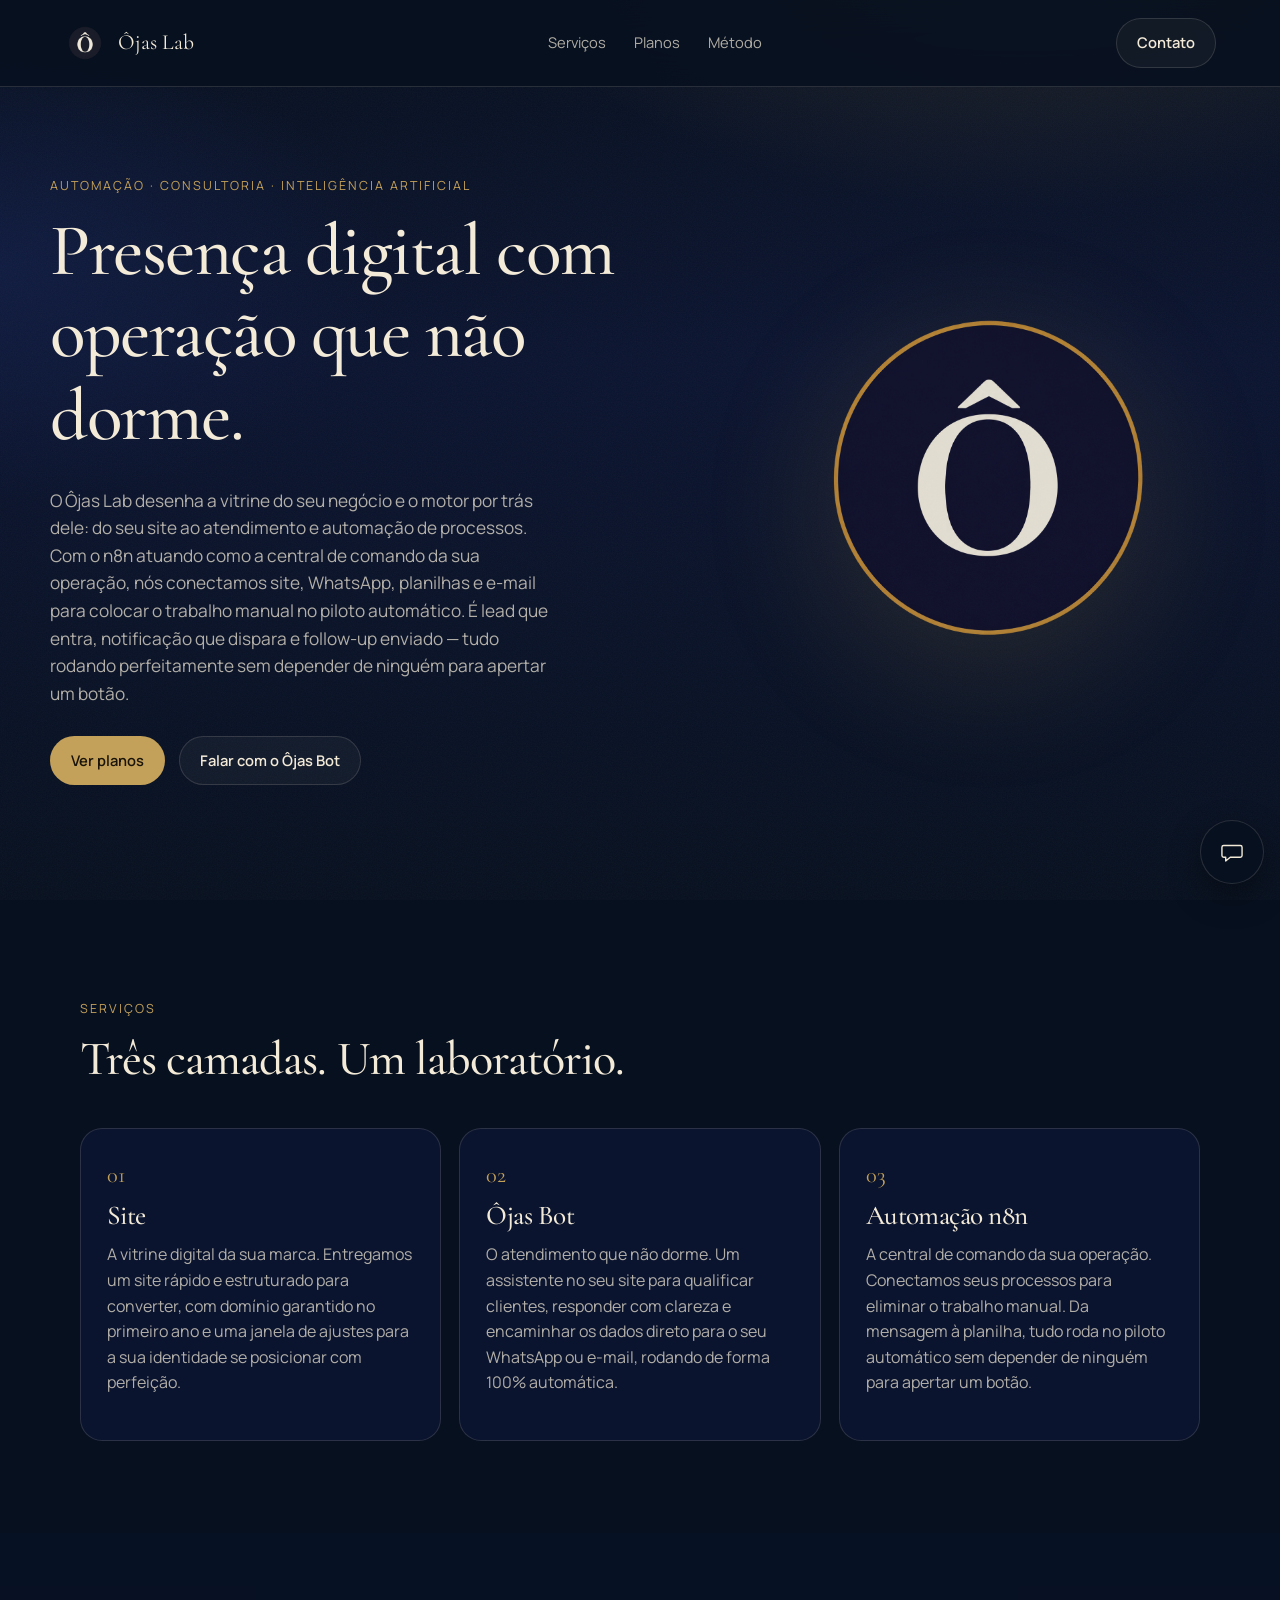
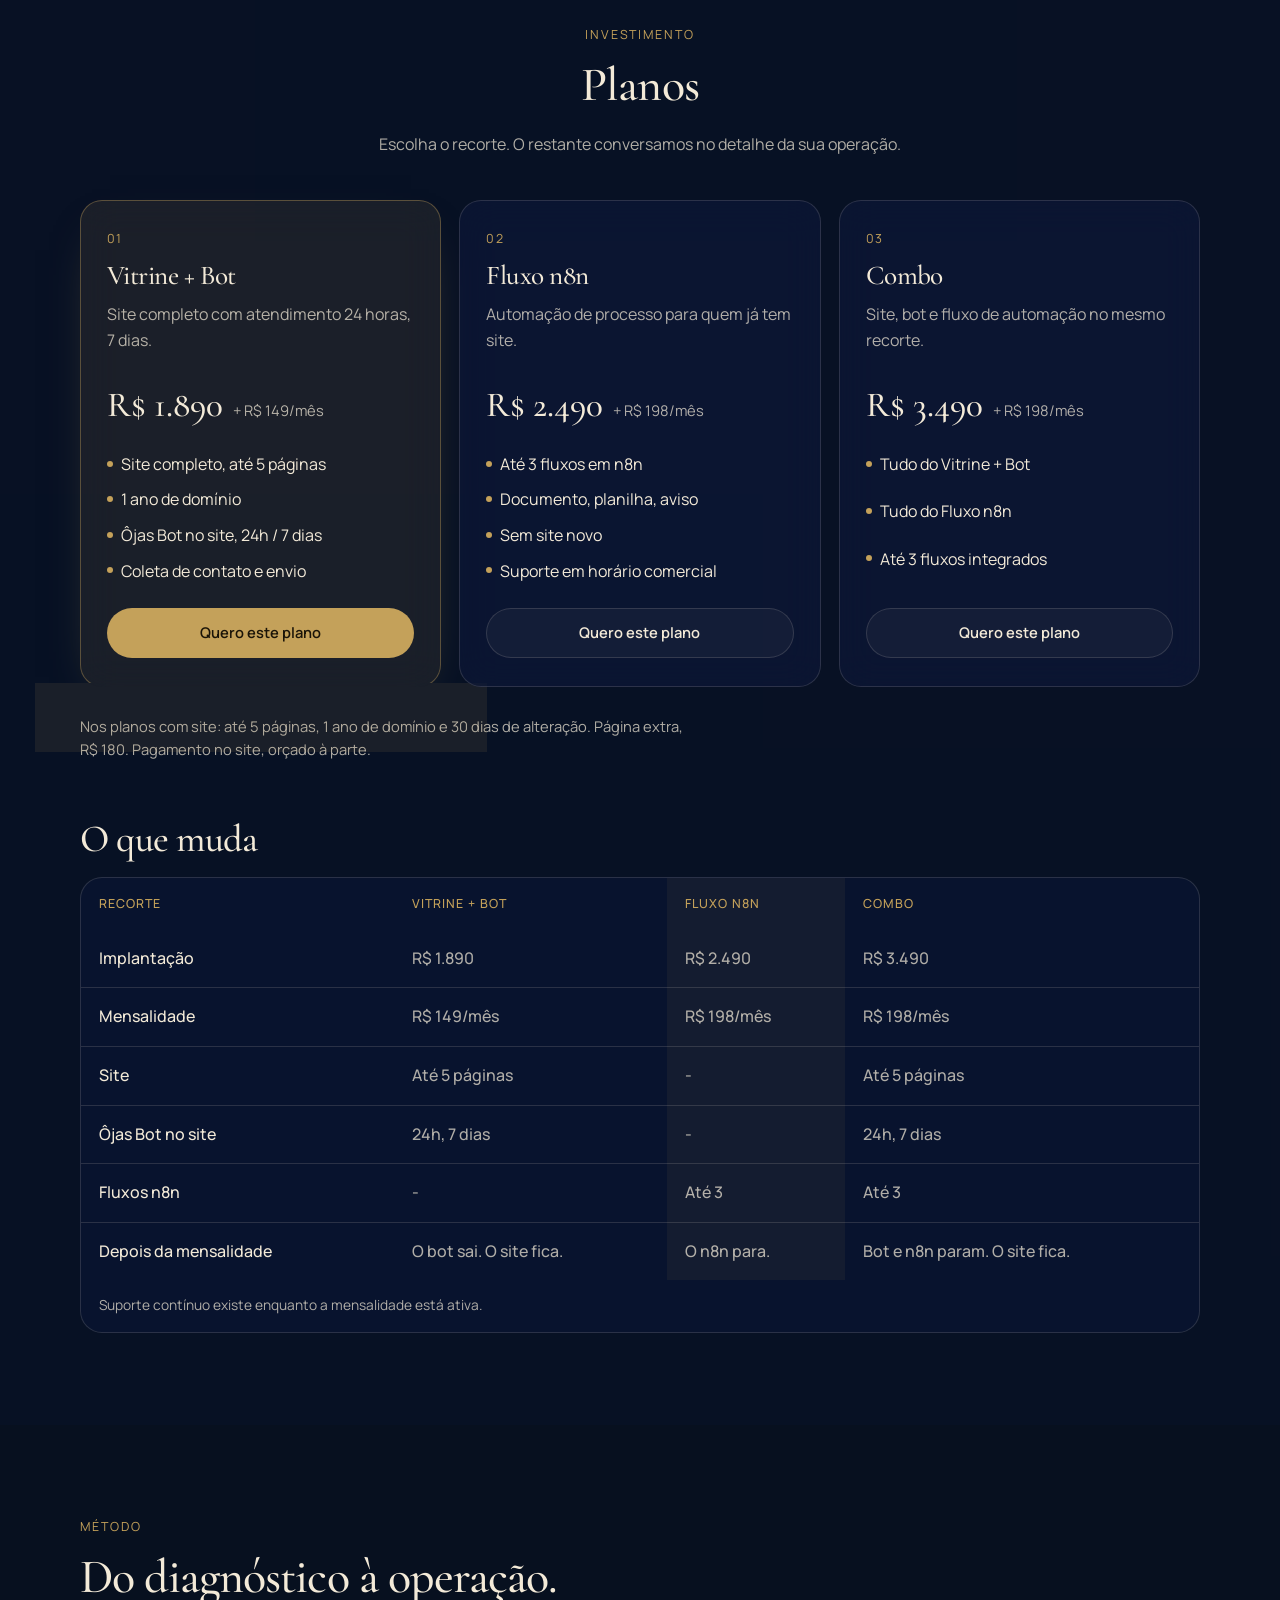
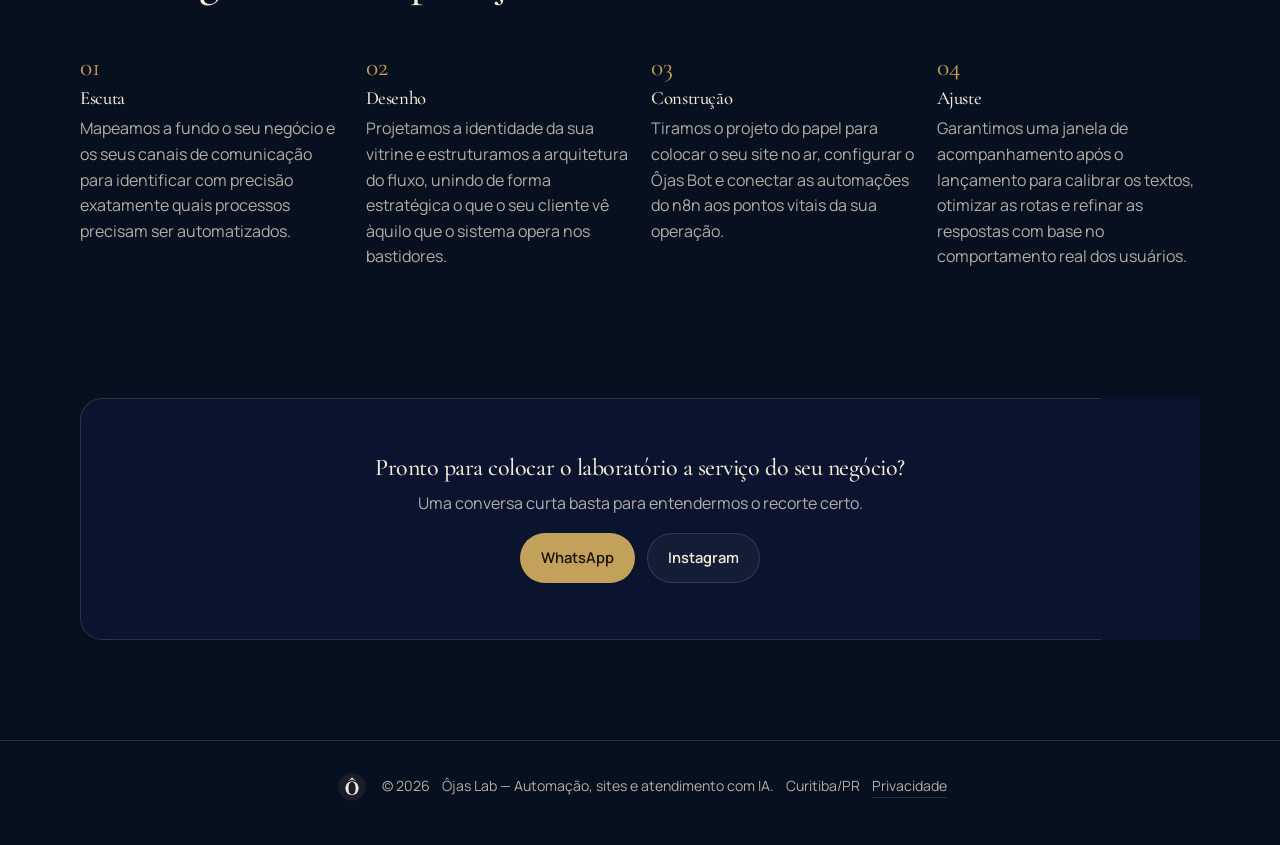
<file: index.html>
<!DOCTYPE html>
<html lang="pt-BR">
<head>
<meta charset="UTF-8">
<meta name="viewport" content="width=device-width, initial-scale=1.0">
<title>Ôjas Lab — Site, chat e automação com IA em Curitiba</title>
<meta name="description" content="Criação de site institucional, chatbot de atendimento e automação de fluxos com n8n. Ôjas Lab, Curitiba. Planos a partir de R$ 1.890.">
<link rel="canonical" href="https://ojaslab.com.br/">
<meta property="og:type" content="website">
<meta property="og:locale" content="pt_BR">
<meta property="og:site_name" content="Ôjas Lab">
<meta property="og:title" content="Ôjas Lab — Site, chat e automação com IA">
<meta property="og:description" content="Site institucional, chatbot e automação de fluxos. Curitiba. A partir de R$ 1.890.">
<meta property="og:url" content="https://ojaslab.com.br/">
<meta property="og:image" content="https://ojaslab.com.br/logo.png">
<script type="application/ld+json">
{
  "@context": "https://schema.org",
  "@type": "ProfessionalService",
  "name": "Ôjas Lab",
  "url": "https://ojaslab.com.br/",
  "email": "contato@ojaslab.com.br",
  "telephone": "+554191283609",
  "image": "https://ojaslab.com.br/logo.png",
  "description": "Criação de site institucional, chatbot de atendimento e automação de fluxos com n8n.",
  "areaServed": "BR",
  "address": {
    "@type": "PostalAddress",
    "addressLocality": "Curitiba",
    "addressRegion": "PR",
    "addressCountry": "BR"
  },
  "founder": {
    "@type": "Person",
    "name": "Henrique Zuchello"
  }
}
</script>
<link rel="icon" href="logo.png" type="image/png">
<link rel="preconnect" href="https://fonts.googleapis.com">
<link rel="preconnect" href="https://fonts.gstatic.com" crossorigin>
<link href="https://fonts.googleapis.com/css2?family=Cormorant+Garamond:ital,wght@0,400;0,500;0,600;1,400&family=Manrope:wght@400;500;600;700&display=swap" rel="stylesheet">
<link rel="stylesheet" href="css/style.css?v=21">
</head>
<body>

<div class="atmosphere" aria-hidden="true"></div>

<header class="nav">
  <a href="#inicio" class="brand">
    <img src="logo-nav.png" alt="Ôjas Lab" class="brand__mark">
    <span class="brand__name">Ôjas Lab</span>
  </a>
  <nav class="nav__links" id="navLinks">
    <a href="#servicos">Serviços</a>
    <a href="#planos">Planos</a>
    <a href="#metodo">Método</a>
  </nav>
  <a class="btn btn--ghost nav__contato" href="#contato">Contato</a>
  <button type="button" class="nav__toggle" aria-label="Abrir menu" aria-expanded="false" aria-controls="navLinks">
    <span></span><span></span><span></span>
  </button>
</header>

<main id="inicio">

  <section class="hero">
    <div class="hero__copy">
      <p class="eyebrow">Automação · Consultoria · Inteligência artificial</p>
      <h1>Presença digital com operação que não dorme.</h1>
      <p class="lede">
            O Ôjas Lab desenha a vitrine do seu negócio e o motor por trás dele: do seu site ao atendimento e automação de processos. Com o n8n atuando como a central de comando da sua operação, nós conectamos site, WhatsApp, planilhas e e-mail para colocar o trabalho manual no piloto automático. É lead que entra, notificação que dispara e follow-up enviado — tudo rodando perfeitamente sem depender de ninguém para apertar um botão.
      </p>
      <div class="hero__cta">
        <a class="btn btn--gold" href="#planos">Ver planos</a>
        <button type="button" class="btn btn--ghost" data-open-bot>Falar com o Ôjas Bot</button>
      </div>
    </div>
    <div class="hero__orb" aria-hidden="true">
      <img src="logo.png" alt="">
    </div>
  </section>

  <section class="servicos" id="servicos">
    <div class="wrap">
      <header class="section-head">
        <p class="eyebrow">Serviços</p>
        <h2>Três camadas. Um laboratório.</h2>
      </header>
      <div class="cards cards--3">
        <article class="glass">
          <span class="idx">01</span>
          <h3>Site</h3>
          <p>A vitrine digital da sua marca. Entregamos um site rápido e estruturado para converter, com domínio garantido no primeiro ano e uma janela de ajustes para a sua identidade se posicionar com perfeição.</p>
        </article>
        <article class="glass">
          <span class="idx">02</span>
          <h3>Ôjas Bot</h3>
          <p>O atendimento que não dorme. Um assistente no seu site para qualificar clientes, responder com clareza e encaminhar os dados direto para o seu WhatsApp ou e-mail, rodando de forma 100% automática.</p>
        </article>
        <article class="glass">
          <span class="idx">03</span>
          <h3>Automação n8n</h3>
          <p>A central de comando da sua operação. Conectamos seus processos para eliminar o trabalho manual. Da mensagem à planilha, tudo roda no piloto automático sem depender de ninguém para apertar um botão.</p>
        </article>
      </div>
    </div>
  </section>

  <section class="planos" id="planos">
    <div class="wrap">
      <header class="section-head section-head--center">
        <p class="eyebrow">Investimento</p>
        <h2>Planos</h2>
        <p>Escolha o recorte. O restante conversamos no detalhe da sua operação.</p>
      </header>

      <div class="planos__grid">
        <article class="plano glass plano--featured">
          <p class="plano__n">01</p>
          <h3>Vitrine + Bot</h3>
          <p class="plano__lead">Site completo com atendimento 24 horas, 7 dias.</p>
          <p class="plano__preco">
            <strong>R$&nbsp;1.890</strong>
            <span>+ R$&nbsp;149<span>/mês</span></span>
          </p>
          <ul>
            <li>Site completo, até 5 páginas</li>
            <li>1 ano de domínio</li>
            <li>Ôjas Bot no site, 24h / 7 dias</li>
            <li>Coleta de contato e envio</li>
          </ul>
          <a class="btn btn--gold plano__btn" href="https://wa.me/554191283609?text=Ol%C3%A1%2C%20tenho%20interesse%20no%20plano%20Vitrine%20%2B%20Bot." target="_blank" rel="noopener">Quero este plano</a>
        </article>

        <article class="plano glass">
          <p class="plano__n">02</p>
          <h3>Fluxo n8n</h3>
          <p class="plano__lead">Automação de processo para quem já tem site.</p>
          <p class="plano__preco">
            <strong>R$&nbsp;2.490</strong>
            <span>+ R$&nbsp;198<span>/mês</span></span>
          </p>
          <ul>
            <li>Até 3 fluxos em n8n</li>
            <li>Documento, planilha, aviso</li>
            <li>Sem site novo</li>
            <li>Suporte em horário comercial</li>
          </ul>
          <a class="btn btn--ghost plano__btn" href="https://wa.me/554191283609?text=Ol%C3%A1%2C%20tenho%20interesse%20no%20plano%20Fluxo%20n8n." target="_blank" rel="noopener">Quero este plano</a>
        </article>

        <article class="plano glass">
          <p class="plano__n">03</p>
          <h3>Combo</h3>
          <p class="plano__lead">Site, bot e fluxo de automação no mesmo recorte.</p>
          <p class="plano__preco">
            <strong>R$&nbsp;3.490</strong>
            <span>+ R$&nbsp;198<span>/mês</span></span>
          </p>
          <ul>
            <li>Tudo do Vitrine + Bot</li>
            <li>Tudo do Fluxo n8n</li>
            <li>Até 3 fluxos integrados</li>
          </ul>
          <a class="btn btn--ghost plano__btn" href="https://wa.me/554191283609?text=Ol%C3%A1%2C%20tenho%20interesse%20no%20plano%20Combo." target="_blank" rel="noopener">Quero este plano</a>
        </article>
      </div>

      <p class="compare__note">Nos planos com site: até 5 páginas, 1 ano de domínio e 30 dias de alteração. Página extra, R$ 180. Pagamento no site, orçado à parte.</p>

      <div class="compare" id="comparar">
        <h3>O que muda</h3>
        <div class="compare__wrap">
          <table>
            <caption>Suporte contínuo existe enquanto a mensalidade está ativa.</caption>
            <thead>
              <tr>
                <th>Recorte</th>
                <th>Vitrine + Bot</th>
                <th>Fluxo n8n</th>
                <th>Combo</th>
              </tr>
            </thead>
            <tbody>
              <tr>
                <th scope="row">Implantação</th>
                <td>R$ 1.890</td>
                <td>R$ 2.490</td>
                <td>R$ 3.490</td>
              </tr>
              <tr>
                <th scope="row">Mensalidade</th>
                <td>R$ 149/mês</td>
                <td>R$ 198/mês</td>
                <td>R$ 198/mês</td>
              </tr>
              <tr>
                <th scope="row">Site</th>
                <td>Até 5 páginas</td>
                <td>-</td>
                <td>Até 5 páginas</td>
              </tr>
              <tr>
                <th scope="row">Ôjas Bot no site</th>
                <td>24h, 7 dias</td>
                <td>-</td>
                <td>24h, 7 dias</td>
              </tr>
              <tr>
                <th scope="row">Fluxos n8n</th>
                <td>-</td>
                <td>Até 3</td>
                <td>Até 3</td>
              </tr>
              <tr>
                <th scope="row">Depois da mensalidade</th>
                <td>O bot sai. O site fica.</td>
                <td>O n8n para.</td>
                <td>Bot e n8n param. O site fica.</td>
              </tr>
            </tbody>
          </table>
        </div>
      </div>
    </div>
  </section>

  <section class="metodo" id="metodo">
    <div class="wrap">
      <header class="section-head">
        <p class="eyebrow">Método</p>
        <h2>Do diagnóstico à operação.</h2>
      </header>
      <ol class="timeline">
        <li>
          <span>01</span>
          <h3>Escuta</h3>
          <p>Mapeamos a fundo o seu negócio e os seus canais de comunicação para identificar com precisão exatamente quais processos precisam ser automatizados.</p>
        </li>
        <li>
          <span>02</span>
          <h3>Desenho</h3>
          <p>Projetamos a identidade da sua vitrine e estruturamos a arquitetura do fluxo, unindo de forma estratégica o que o seu cliente vê àquilo que o sistema opera nos bastidores.</p>
        </li>
        <li>
          <span>03</span>
          <h3>Construção</h3>
          <p>Tiramos o projeto do papel para colocar o seu site no ar, configurar o Ôjas Bot e conectar as automações do n8n aos pontos vitais da sua operação.</p>
        </li>
        <li>
          <span>04</span>
          <h3>Ajuste</h3>
          <p>Garantimos uma janela de acompanhamento após o lançamento para calibrar os textos, otimizar as rotas e refinar as respostas com base no comportamento real dos usuários.</p>
        </li>
      </ol>
    </div>
  </section>

  <section class="close" id="contato">
    <div class="wrap close__inner glass">
      <h2>Pronto para colocar o laboratório a serviço do seu negócio?</h2>
      <p>Uma conversa curta basta para entendermos o recorte certo.</p>
      <div class="close__actions">
        <a class="btn btn--gold" href="https://wa.me/554191283609" target="_blank" rel="noopener">WhatsApp</a>
        <a class="btn btn--ghost" href="https://instagram.com/ojaslab.works" target="_blank" rel="noopener">Instagram</a>
      </div>
    </div>
  </section>

</main>

<footer class="foot">
  <p class="foot__line">
    <a href="#inicio" class="foot__mark" aria-label="Ôjas Lab">
      <img src="logo-nav.png" alt="Ôjas Lab">
    </a>
    <span>© 2026</span>
    <span>Ôjas Lab — Automação, sites e atendimento com IA.</span>
    <span>Curitiba/PR</span>
    <a class="foot__legal" href="privacidade.html">Privacidade</a>
  </p>
</footer>

<div class="modal" id="leadModal" hidden>
  <div class="modal__backdrop" data-close="lead"></div>
  <div class="modal__panel glass" role="dialog" aria-labelledby="leadTitle" aria-modal="true">
    <button type="button" class="modal__x" data-close="lead" aria-label="Fechar">×</button>
    <p class="eyebrow">Solicitação</p>
    <h2 id="leadTitle">Quero este plano</h2>
    <p class="modal__plano" id="leadPlanoLabel"></p>
    <form id="leadForm" novalidate>
      <input type="hidden" name="plano" id="leadPlano">
      <label>
        Nome
        <input type="text" name="nome" required autocomplete="name">
      </label>
      <label>
        Telefone (WhatsApp)
        <input type="tel" name="telefone" required autocomplete="tel">
      </label>
      <label>
        E-mail
        <input type="email" name="email" required autocomplete="email">
      </label>
      <button type="submit" class="btn btn--gold modal__send">
        <svg viewBox="0 0 24 24" aria-hidden="true"><path d="M3.4 20.6 21 12 3.4 3.4 3 10.2 15 12 3 13.8z"/></svg>
        Enviar
      </button>
    </form>
  </div>
</div>

<div class="modal" id="contatoModal" hidden>
  <div class="modal__backdrop" data-close="contato"></div>
  <div class="modal__panel glass" role="dialog" aria-labelledby="contatoTitle" aria-modal="true">
    <button type="button" class="modal__x" data-close="contato" aria-label="Fechar">×</button>
    <p class="eyebrow">Contato</p>
    <h2 id="contatoTitle">Fale com o laboratório</h2>
    <form id="contatoForm" novalidate>
      <label>
        Nome
        <input type="text" name="nome" required autocomplete="name">
      </label>
      <label>
        WhatsApp
        <input type="tel" name="whatsapp" required autocomplete="tel">
      </label>
      <label>
        E-mail
        <input type="email" name="email" required autocomplete="email">
      </label>
      <label>
        Motivo do contato
        <textarea name="motivo" required rows="4"></textarea>
      </label>
      <button type="submit" class="btn btn--gold modal__send">
        <svg viewBox="0 0 24 24" aria-hidden="true"><path d="M3.4 20.6 21 12 3.4 3.4 3 10.2 15 12 3 13.8z"/></svg>
        Enviar
      </button>
    </form>
  </div>
</div>

<div class="modal" id="thanksModal" hidden>
  <div class="modal__backdrop" data-close="thanks"></div>
  <div class="modal__panel glass modal__panel--thanks" role="dialog" aria-labelledby="thanksTitle" aria-modal="true">
    <button type="button" class="modal__x" data-close="thanks" aria-label="Fechar">×</button>
    <p class="eyebrow">Ôjas Lab</p>
    <h2 id="thanksTitle">Recebemos sua solicitação</h2>
    <p>Recebemos sua solicitação, entraremos em contato nos próximos dias. Obrigado por nos escolher!</p>
    <button type="button" class="btn btn--gold" data-close="thanks">Fechar</button>
  </div>
</div>

<div class="bot-widget">
  <div class="bot-panel glass" id="botPanel">
    <div class="console__bar">
      <img src="logo-nav.png" alt="" class="console__mark">
      <strong>Ôjas Bot</strong>
      <button type="button" class="bot-end" data-end-bot>Encerrar</button>
      <button type="button" class="bot-close" data-close-bot aria-label="Fechar">×</button>
    </div>
    <form class="bot-gate" id="chatGateForm">
      <label>Nome<input type="text" name="nome" required autocomplete="name"></label>
      <label>E-mail<input type="email" name="email" required autocomplete="email"></label>
      <button type="submit" class="btn btn--gold">Falar com Ôjas Bot</button>
    </form>
    <div class="console__thread" id="thread"></div>
    <form class="console__form" id="ask" autocomplete="off">
      <label class="sr-only" for="q">Sua pergunta</label>
      <input id="q" name="q" type="text" placeholder="Escreva sua dúvida…" required>
      <button type="button" class="bot-mic" id="botMic" aria-label="Falar">
        <svg viewBox="0 0 24 24" aria-hidden="true"><path d="M12 14a3 3 0 0 0 3-3V7a3 3 0 0 0-6 0v4a3 3 0 0 0 3 3z"/><path d="M6 11a6 6 0 0 0 12 0M12 17v3"/></svg>
      </button>
      <button class="btn btn--gold" type="submit">Enviar</button>
    </form>
  </div>
  <button type="button" class="bot-fab" data-open-bot aria-label="Abrir Ôjas Bot">
    <svg viewBox="0 0 32 32" aria-hidden="true"><path d="M6.5 8.5h19a2 2 0 0 1 2 2v9.5a2 2 0 0 1-2 2H14l-5.2 4.2V22H6.5a2 2 0 0 1-2-2v-9.5a2 2 0 0 1 2-2z"/></svg>
  </button>
</div>

<script src="js/ojas-bot.js?v=25"></script>
<script src="js/main.js?v=5"></script>
</body>
</html>
</file>
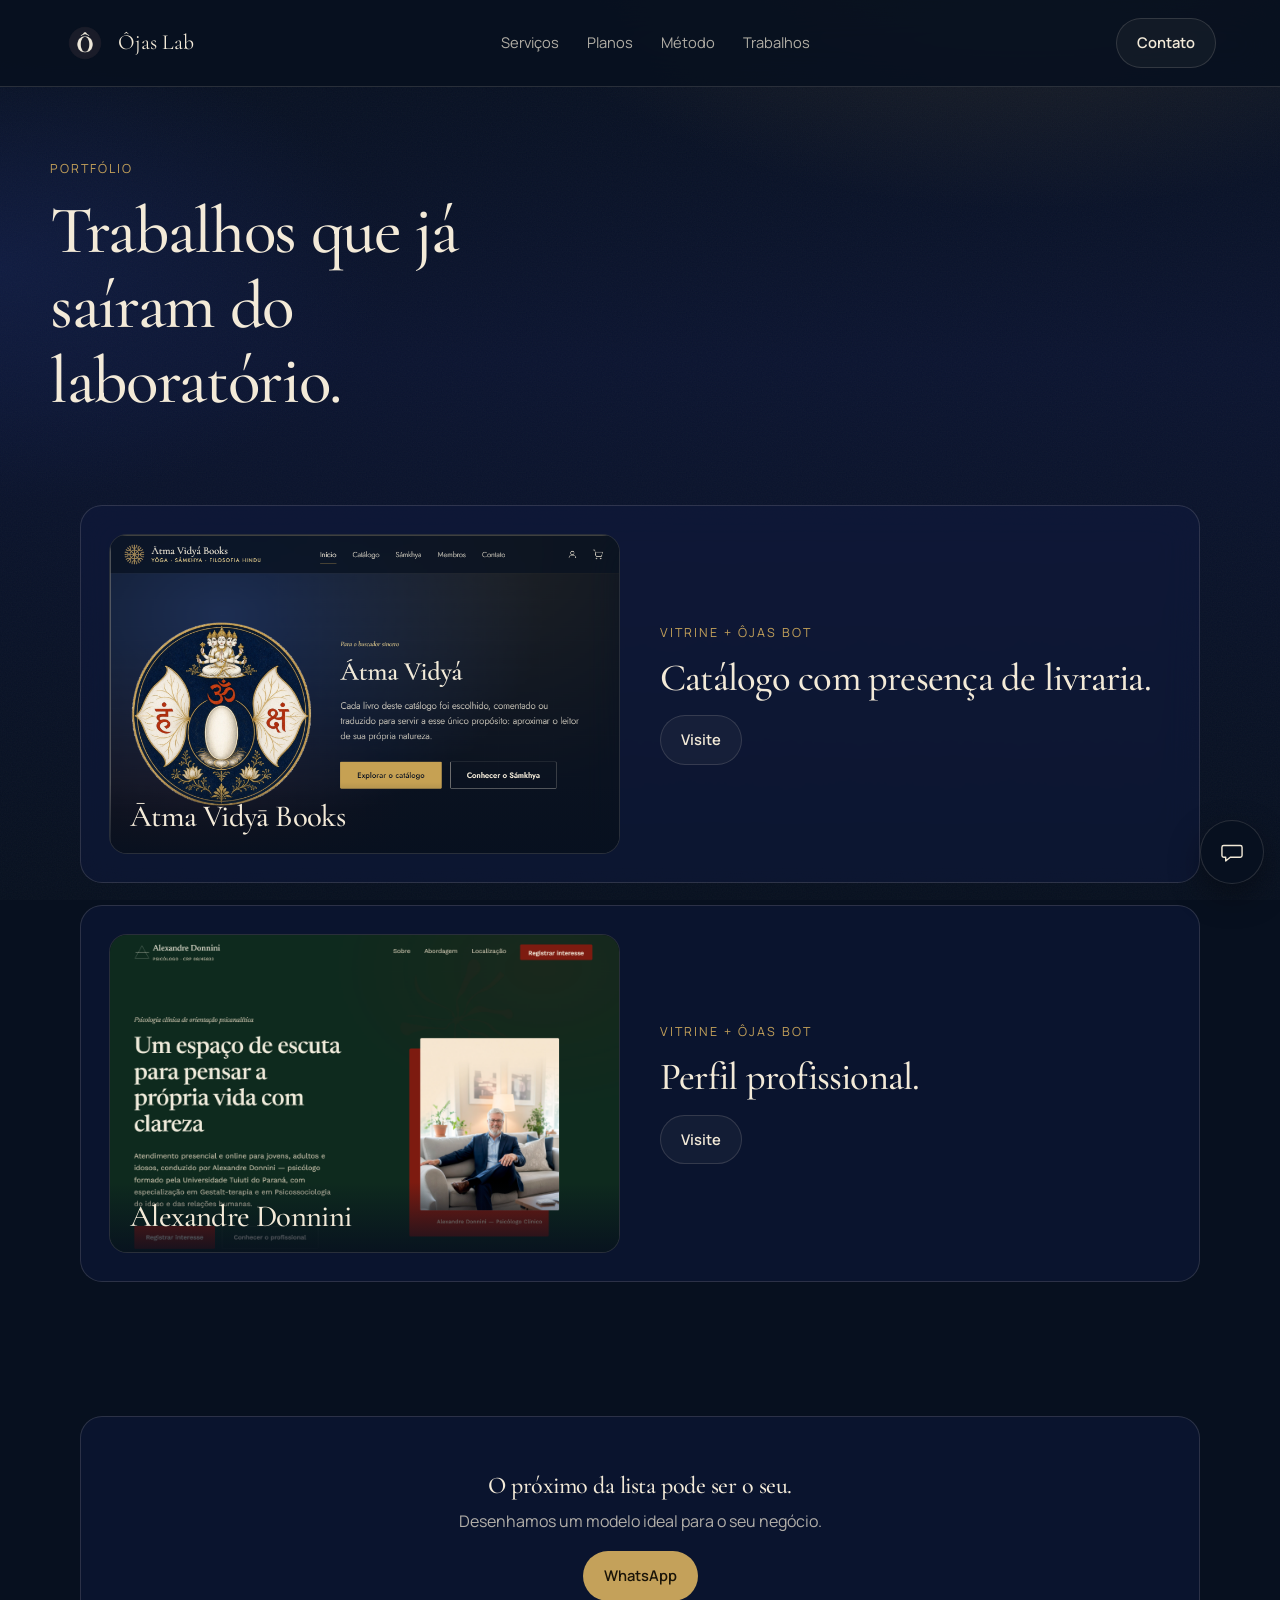
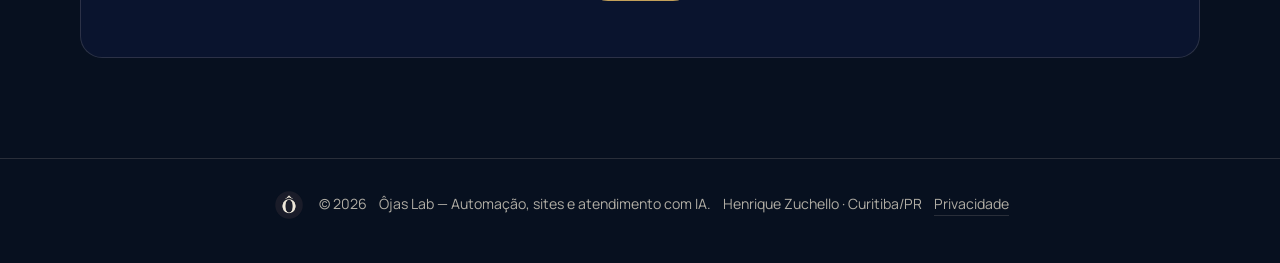
<file: entregue.html>
<!DOCTYPE html>
<html lang="pt-BR">
<head>
<meta charset="UTF-8">
<meta name="viewport" content="width=device-width, initial-scale=1.0">
<title>Ôjas Lab</title>
<meta name="description" content="Trabalhos entregues pela Ôjas Lab: Livraria Ātma Vidyā e consultório Dr. Alexandre Donnini.">
<link rel="icon" href="logo.png" type="image/png">
<link rel="preconnect" href="https://fonts.googleapis.com">
<link rel="preconnect" href="https://fonts.gstatic.com" crossorigin>
<link href="https://fonts.googleapis.com/css2?family=Cormorant+Garamond:ital,wght@0,400;0,500;0,600;1,400&family=Manrope:wght@400;500;600;700&display=swap" rel="stylesheet">
<link rel="stylesheet" href="css/style.css?v=21">
</head>
<body>

<div class="atmosphere" aria-hidden="true"></div>

<header class="nav">
  <a href="index.html#inicio" class="brand">
    <img src="logo-nav.png" alt="Ôjas Lab" class="brand__mark">
    <span class="brand__name">Ôjas Lab</span>
  </a>
  <nav class="nav__links" id="navLinks">
    <a href="index.html#servicos">Serviços</a>
    <a href="index.html#planos">Planos</a>
    <a href="index.html#metodo">Método</a>
    <a href="entregue.html">Trabalhos</a>
  </nav>
  <a class="btn btn--ghost nav__contato" href="index.html#contato">Contato</a>
  <button type="button" class="nav__toggle" aria-label="Abrir menu" aria-expanded="false" aria-controls="navLinks">
    <span></span><span></span><span></span>
  </button>
</header>

<main>

  <section class="page-hero">
    <p class="eyebrow">Portfólio</p>
    <h1>Trabalhos que já saíram do laboratório.</h1>
  </section>

  <section class="works wrap">

    <article class="work glass" id="livraria">
      <div class="work__stage">
        <img src="site_atmavidyabooks.png" alt="Átma Vidyá Books" class="work__shot">
        <div class="work__caption">
          <h3>Ātma Vidyā Books</h3>
        </div>
      </div>
      <div class="work__copy">
        <p class="eyebrow">Vitrine + Ôjas Bot</p>
        <h2>Catálogo com presença de livraria.</h2>
        <a class="btn btn--ghost" href="https://atmavidya.ojaslab.com.br/" target="_blank" rel="noopener">Visite</a>
      </div>
    </article>

    <article class="work work--flip glass" id="donnini">
      <div class="work__stage">
        <img src="site_alexandredonini.png" alt="Site de Alexandre Donnini" class="work__shot">
        <div class="work__caption">
          <h3>Alexandre Donnini</h3>
        </div>
      </div>
      <div class="work__copy">
        <p class="eyebrow">Vitrine + Ôjas Bot</p>
        <h2>Perfil profissional.</h2>
        <a class="btn btn--ghost" href="https://alexandre-donini.vercel.app/" target="_blank" rel="noopener">Visite</a>
      </div>
    </article>

  </section>

  <section class="close" id="contato">
    <div class="wrap close__inner glass">
      <h2>O próximo da lista pode ser o seu.</h2>
      <p>Desenhamos um modelo ideal para o seu negócio.</p>
      <a class="btn btn--gold" href="https://wa.me/554191283609" target="_blank" rel="noopener">WhatsApp</a>
    </div>
  </section>

</main>

<footer class="foot">
  <p class="foot__line">
    <a href="index.html#inicio" class="foot__mark" aria-label="Ôjas Lab">
      <img src="logo-nav.png" alt="Ôjas Lab">
    </a>
    <span>© 2026</span>
    <span>Ôjas Lab — Automação, sites e atendimento com IA.</span>
    <span>Henrique Zuchello · Curitiba/PR</span>
    <a class="foot__legal" href="privacidade.html">Privacidade</a>
  </p>
</footer>


<div class="modal" id="contatoModal" hidden>
  <div class="modal__backdrop" data-close="contato"></div>
  <div class="modal__panel glass" role="dialog" aria-labelledby="contatoTitle" aria-modal="true">
    <button type="button" class="modal__x" data-close="contato" aria-label="Fechar">×</button>
    <p class="eyebrow">Contato</p>
    <h2 id="contatoTitle">Fale com o laboratório</h2>
    <form id="contatoForm" novalidate>
      <label>
        Nome
        <input type="text" name="nome" required autocomplete="name">
      </label>
      <label>
        WhatsApp
        <input type="tel" name="whatsapp" required autocomplete="tel">
      </label>
      <label>
        E-mail
        <input type="email" name="email" required autocomplete="email">
      </label>
      <label>
        Motivo do contato
        <textarea name="motivo" required rows="4"></textarea>
      </label>
      <button type="submit" class="btn btn--gold modal__send">
        <svg viewBox="0 0 24 24" aria-hidden="true"><path d="M3.4 20.6 21 12 3.4 3.4 3 10.2 15 12 3 13.8z"/></svg>
        Enviar
      </button>
    </form>
  </div>
</div>

<div class="modal" id="thanksModal" hidden>
  <div class="modal__backdrop" data-close="thanks"></div>
  <div class="modal__panel glass modal__panel--thanks" role="dialog" aria-labelledby="thanksTitle" aria-modal="true">
    <button type="button" class="modal__x" data-close="thanks" aria-label="Fechar">×</button>
    <p class="eyebrow">Ôjas Lab</p>
    <h2 id="thanksTitle">Recebemos sua solicitação</h2>
    <p>Recebemos sua solicitação, entraremos em contato nos próximos dias. Obrigado por nos escolher!</p>
    <button type="button" class="btn btn--gold" data-close="thanks">Fechar</button>
  </div>
</div>

<div class="bot-widget">
  <div class="bot-panel glass" id="botPanel">
    <div class="console__bar">
      <img src="logo-nav.png" alt="" class="console__mark">
      <strong>Ôjas Bot</strong>
      <button type="button" class="bot-end" data-end-bot>Encerrar</button>
      <button type="button" class="bot-close" data-close-bot aria-label="Fechar">×</button>
    </div>
    <form class="bot-gate" id="chatGateForm">
      <label>Nome<input type="text" name="nome" required autocomplete="name"></label>
      <label>E-mail<input type="email" name="email" required autocomplete="email"></label>
      <button type="submit" class="btn btn--gold">Falar com Ôjas Bot</button>
    </form>
    <div class="console__thread" id="thread"></div>
    <form class="console__form" id="ask" autocomplete="off">
      <label class="sr-only" for="q">Sua pergunta</label>
      <input id="q" name="q" type="text" placeholder="Escreva sua dúvida…" required>
      <button type="button" class="bot-mic" id="botMic" aria-label="Falar">
        <svg viewBox="0 0 24 24" aria-hidden="true"><path d="M12 14a3 3 0 0 0 3-3V7a3 3 0 0 0-6 0v4a3 3 0 0 0 3 3z"/><path d="M6 11a6 6 0 0 0 12 0M12 17v3"/></svg>
      </button>
      <button class="btn btn--gold" type="submit">Enviar</button>
    </form>
  </div>
  <button type="button" class="bot-fab" data-open-bot aria-label="Abrir Ôjas Bot">
    <svg viewBox="0 0 32 32" aria-hidden="true"><path d="M6.5 8.5h19a2 2 0 0 1 2 2v9.5a2 2 0 0 1-2 2H14l-5.2 4.2V22H6.5a2 2 0 0 1-2-2v-9.5a2 2 0 0 1 2-2z"/></svg>
  </button>
</div>

<script src="js/ojas-bot.js?v=25"></script>
<script src="js/main.js?v=5"></script>
</body>
</html>
</file>
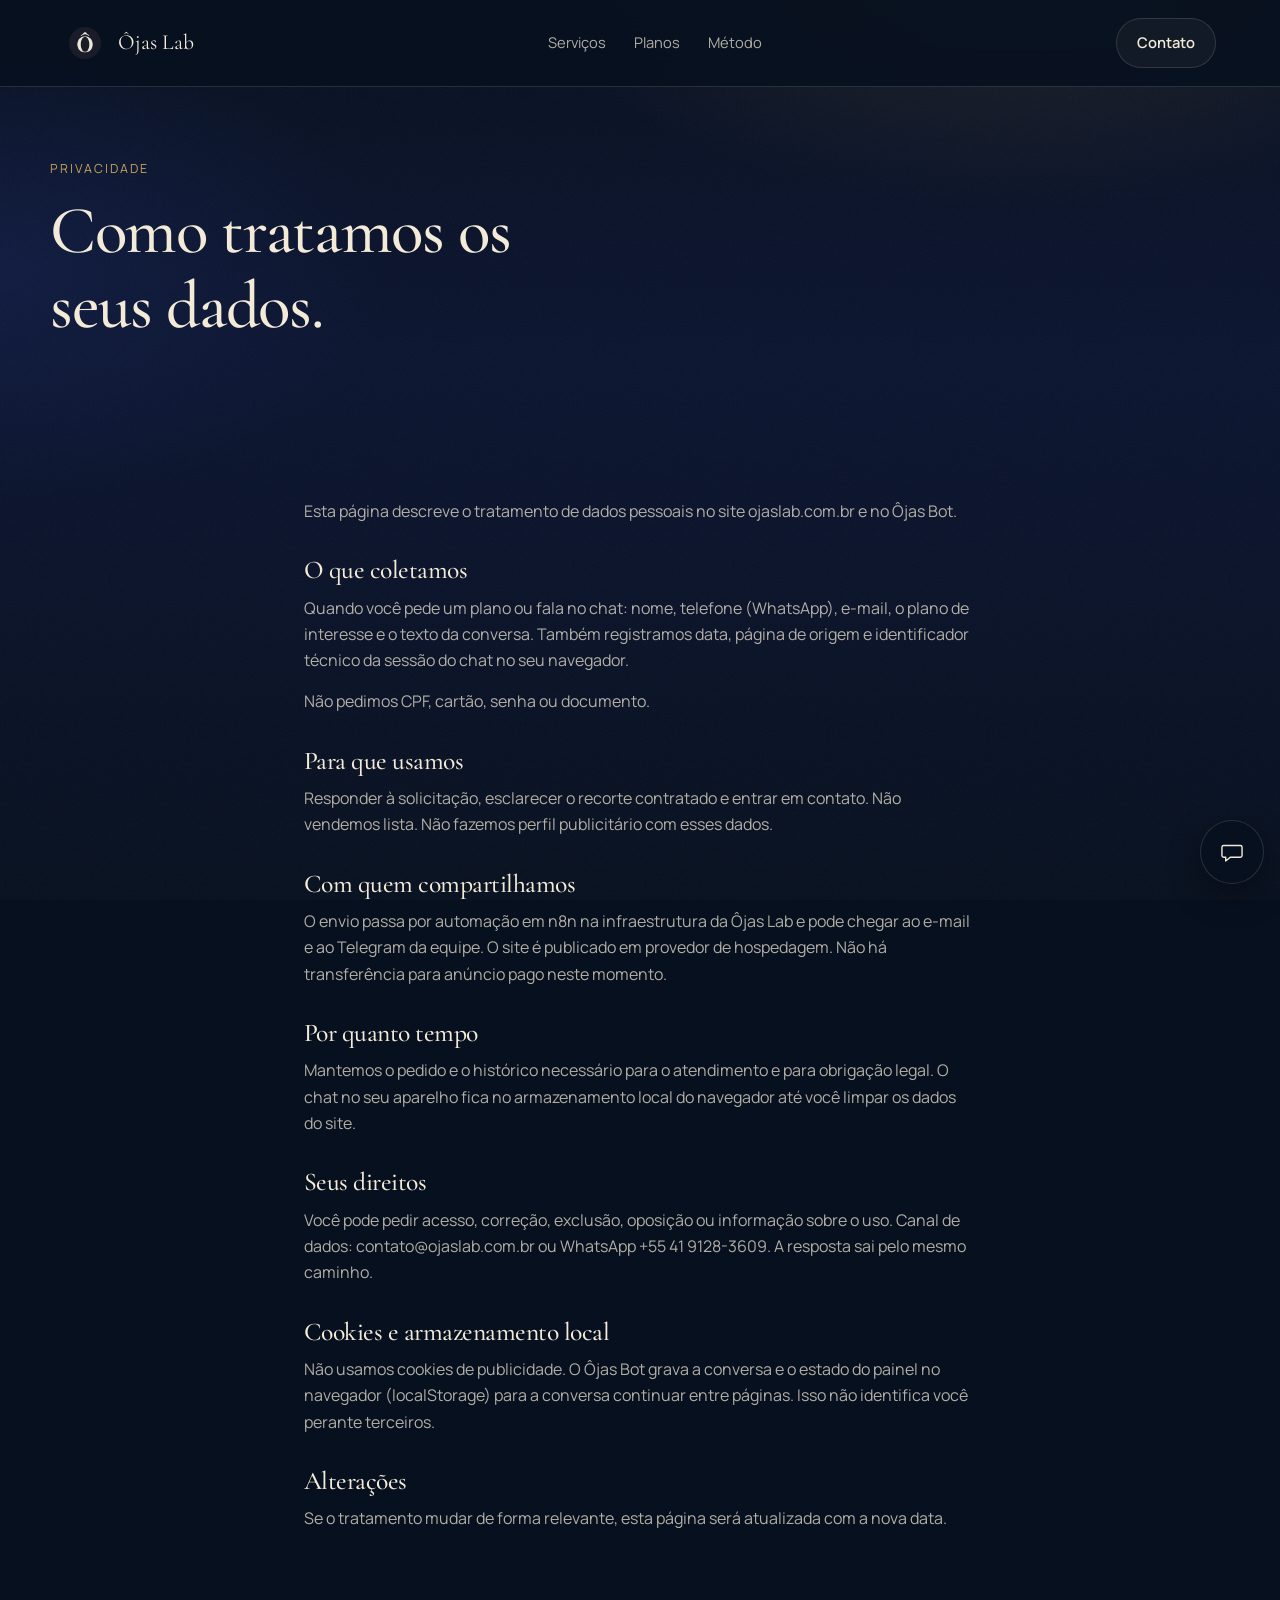
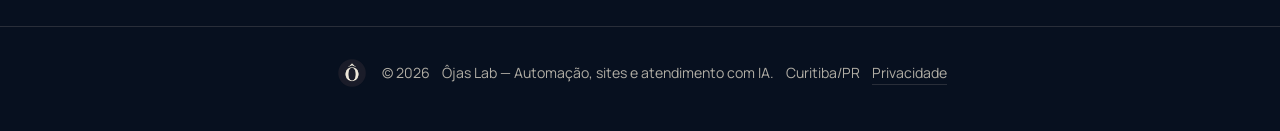
<file: privacidade.html>
<!DOCTYPE html>
<html lang="pt-BR">
<head>
<meta charset="UTF-8">
<meta name="viewport" content="width=device-width, initial-scale=1.0">
<title>Privacidade — Ôjas Lab</title>
<meta name="description" content="Como a Ôjas Lab trata dados pessoais no site, no formulário e no Ôjas Bot.">
<link rel="icon" href="logo.png" type="image/png">
<link rel="preconnect" href="https://fonts.googleapis.com">
<link rel="preconnect" href="https://fonts.gstatic.com" crossorigin>
<link href="https://fonts.googleapis.com/css2?family=Cormorant+Garamond:ital,wght@0,400;0,500;0,600;1,400&family=Manrope:wght@400;500;600;700&display=swap" rel="stylesheet">
<link rel="stylesheet" href="css/style.css?v=21">
</head>
<body>

<div class="atmosphere" aria-hidden="true"></div>

<header class="nav">
  <a href="index.html#inicio" class="brand">
    <img src="logo-nav.png" alt="Ôjas Lab" class="brand__mark">
    <span class="brand__name">Ôjas Lab</span>
  </a>
  <nav class="nav__links" id="navLinks">
    <a href="index.html#servicos">Serviços</a>
    <a href="index.html#planos">Planos</a>
    <a href="index.html#metodo">Método</a>
  </nav>
  <a class="btn btn--ghost nav__contato" href="index.html#contato">Contato</a>
  <button type="button" class="nav__toggle" aria-label="Abrir menu" aria-expanded="false" aria-controls="navLinks">
    <span></span><span></span><span></span>
  </button>
</header>

<main>

  <section class="page-hero">
    <p class="eyebrow">Privacidade</p>
    <h1>Como tratamos os seus dados.</h1>
  </section>

  <section class="wrap legal">
    <p>Esta página descreve o tratamento de dados pessoais no site ojaslab.com.br e no Ôjas Bot.</p>

    <h2>O que coletamos</h2>
    <p>Quando você pede um plano ou fala no chat: nome, telefone (WhatsApp), e-mail, o plano de interesse e o texto da conversa. Também registramos data, página de origem e identificador técnico da sessão do chat no seu navegador.</p>
    <p>Não pedimos CPF, cartão, senha ou documento.</p>

    <h2>Para que usamos</h2>
    <p>Responder à solicitação, esclarecer o recorte contratado e entrar em contato. Não vendemos lista. Não fazemos perfil publicitário com esses dados.</p>

    <h2>Com quem compartilhamos</h2>
    <p>O envio passa por automação em n8n na infraestrutura da Ôjas Lab e pode chegar ao e-mail e ao Telegram da equipe. O site é publicado em provedor de hospedagem. Não há transferência para anúncio pago neste momento.</p>

    <h2>Por quanto tempo</h2>
    <p>Mantemos o pedido e o histórico necessário para o atendimento e para obrigação legal. O chat no seu aparelho fica no armazenamento local do navegador até você limpar os dados do site.</p>

    <h2>Seus direitos</h2>
    <p>Você pode pedir acesso, correção, exclusão, oposição ou informação sobre o uso. Canal de dados: contato@ojaslab.com.br ou WhatsApp +55 41 9128-3609. A resposta sai pelo mesmo caminho.</p>

    <h2>Cookies e armazenamento local</h2>
    <p>Não usamos cookies de publicidade. O Ôjas Bot grava a conversa e o estado do painel no navegador (localStorage) para a conversa continuar entre páginas. Isso não identifica você perante terceiros.</p>

    <h2>Alterações</h2>
    <p>Se o tratamento mudar de forma relevante, esta página será atualizada com a nova data.</p>
  </section>

</main>

<footer class="foot">
  <p class="foot__line">
    <a href="index.html#inicio" class="foot__mark" aria-label="Ôjas Lab">
      <img src="logo-nav.png" alt="Ôjas Lab">
    </a>
    <span>© 2026</span>
    <span>Ôjas Lab — Automação, sites e atendimento com IA.</span>
    <span>Curitiba/PR</span>
    <a class="foot__legal" href="privacidade.html">Privacidade</a>
  </p>
</footer>


<div class="modal" id="contatoModal" hidden>
  <div class="modal__backdrop" data-close="contato"></div>
  <div class="modal__panel glass" role="dialog" aria-labelledby="contatoTitle" aria-modal="true">
    <button type="button" class="modal__x" data-close="contato" aria-label="Fechar">×</button>
    <p class="eyebrow">Contato</p>
    <h2 id="contatoTitle">Fale com o laboratório</h2>
    <form id="contatoForm" novalidate>
      <label>
        Nome
        <input type="text" name="nome" required autocomplete="name">
      </label>
      <label>
        WhatsApp
        <input type="tel" name="whatsapp" required autocomplete="tel">
      </label>
      <label>
        E-mail
        <input type="email" name="email" required autocomplete="email">
      </label>
      <label>
        Motivo do contato
        <textarea name="motivo" required rows="4"></textarea>
      </label>
      <button type="submit" class="btn btn--gold modal__send">
        <svg viewBox="0 0 24 24" aria-hidden="true"><path d="M3.4 20.6 21 12 3.4 3.4 3 10.2 15 12 3 13.8z"/></svg>
        Enviar
      </button>
    </form>
  </div>
</div>

<div class="modal" id="thanksModal" hidden>
  <div class="modal__backdrop" data-close="thanks"></div>
  <div class="modal__panel glass modal__panel--thanks" role="dialog" aria-labelledby="thanksTitle" aria-modal="true">
    <button type="button" class="modal__x" data-close="thanks" aria-label="Fechar">×</button>
    <p class="eyebrow">Ôjas Lab</p>
    <h2 id="thanksTitle">Recebemos sua solicitação</h2>
    <p>Recebemos sua solicitação, entraremos em contato nos próximos dias. Obrigado por nos escolher!</p>
    <button type="button" class="btn btn--gold" data-close="thanks">Fechar</button>
  </div>
</div>

<div class="bot-widget">
  <div class="bot-panel glass" id="botPanel">
    <div class="console__bar">
      <img src="logo-nav.png" alt="" class="console__mark">
      <strong>Ôjas Bot</strong>
      <button type="button" class="bot-end" data-end-bot>Encerrar</button>
      <button type="button" class="bot-close" data-close-bot aria-label="Fechar">×</button>
    </div>
    <form class="bot-gate" id="chatGateForm">
      <label>Nome<input type="text" name="nome" required autocomplete="name"></label>
      <label>E-mail<input type="email" name="email" required autocomplete="email"></label>
      <button type="submit" class="btn btn--gold">Falar com Ôjas Bot</button>
    </form>
    <div class="console__thread" id="thread"></div>
    <form class="console__form" id="ask" autocomplete="off">
      <label class="sr-only" for="q">Sua pergunta</label>
      <input id="q" name="q" type="text" placeholder="Escreva sua dúvida…" required>
      <button type="button" class="bot-mic" id="botMic" aria-label="Falar">
        <svg viewBox="0 0 24 24" aria-hidden="true"><path d="M12 14a3 3 0 0 0 3-3V7a3 3 0 0 0-6 0v4a3 3 0 0 0 3 3z"/><path d="M6 11a6 6 0 0 0 12 0M12 17v3"/></svg>
      </button>
      <button class="btn btn--gold" type="submit">Enviar</button>
    </form>
  </div>
  <button type="button" class="bot-fab" data-open-bot aria-label="Abrir Ôjas Bot">
    <svg viewBox="0 0 32 32" aria-hidden="true"><path d="M6.5 8.5h19a2 2 0 0 1 2 2v9.5a2 2 0 0 1-2 2H14l-5.2 4.2V22H6.5a2 2 0 0 1-2-2v-9.5a2 2 0 0 1 2-2z"/></svg>
  </button>
</div>

<script src="js/ojas-bot.js?v=25"></script>
<script src="js/main.js?v=4"></script>
</body>
</html>
</file>
<file: css/style.css>
:root {
  --navy: #0b1430;
  --navy-2: #101c42;
  --ink: #07101f;
  --cream: #f3ead8;
  --cream-soft: rgba(243, 234, 216, 0.72);
  --gold: #c4a15a;
  --gold-2: #d4b56e;
  --line: rgba(243, 234, 216, 0.14);
  --glass: rgba(16, 28, 66, 0.46);
  --serif: "Cormorant Garamond", Georgia, serif;
  --sans: "Manrope", system-ui, sans-serif;
}

*, *::before, *::after { box-sizing: border-box; }
html { scroll-behavior: smooth; }
body {
  margin: 0;
  font-family: var(--sans);
  background: var(--ink);
  color: var(--cream);
  line-height: 1.6;
  -webkit-font-smoothing: antialiased;
}
img { max-width: 100%; display: block; }
a { color: inherit; text-decoration: none; }
h1, h2, h3 {
  font-family: var(--serif);
  font-weight: 500;
  letter-spacing: -0.02em;
  line-height: 1.12;
  margin: 0 0 0.4em;
}
p { margin: 0 0 1em; color: var(--cream-soft); }
ul { margin: 0; padding: 0; list-style: none; }
.sr-only {
  position: absolute; width: 1px; height: 1px; overflow: hidden; clip: rect(0,0,0,0);
}

.atmosphere {
  position: fixed; inset: 0; pointer-events: none; z-index: 0;
  background:
    radial-gradient(900px 500px at 80% -10%, rgba(196,161,90,0.16), transparent 60%),
    radial-gradient(700px 420px at 0% 30%, rgba(16,28,66,0.9), transparent 55%),
    linear-gradient(180deg, #07101f 0%, #0b1430 40%, #07101f 100%);
}
.atmosphere::after {
  content: "";
  position: absolute; inset: 0;
  opacity: 0.04;
  background-image: url("data:image/svg+xml,%3Csvg xmlns='http://www.w3.org/2000/svg' width='160' height='160'%3E%3Cfilter id='n'%3E%3CfeTurbulence type='fractalNoise' baseFrequency='.8' numOctaves='2'/%3E%3C/filter%3E%3Crect width='100%25' height='100%25' filter='url(%23n)'/%3E%3C/svg%3E");
}

main, footer { position: relative; z-index: 1; }

.nav {
  display: flex;
  align-items: center;
  justify-content: space-between;
  gap: 24px;
  padding: 18px clamp(20px, 5vw, 72px);
  position: sticky;
  top: 0;
  z-index: 50;
  background: rgba(7, 16, 31, 0.88);
  backdrop-filter: blur(18px);
  -webkit-backdrop-filter: blur(18px);
  border-bottom: 1px solid var(--line);
  transition: background 0.25s ease, box-shadow 0.25s ease;
}
.nav.is-scrolled {
  background: #07101f;
  backdrop-filter: none;
  -webkit-backdrop-filter: none;
  box-shadow: 0 12px 32px -16px rgba(0,0,0,0.85);
}
.brand { display: flex; align-items: center; gap: 12px; flex-shrink: 0; }
.brand__mark {
  width: 42px; height: 42px; border-radius: 50%;
  object-fit: contain;
  background: transparent;
}
.brand__name { font-family: var(--serif); font-size: 1.35rem; }
.nav__links { display: flex; gap: 28px; font-size: 0.92rem; color: var(--cream-soft); }
.nav__links a:hover { color: var(--cream); }
.nav__toggle {
  display: none;
  width: 42px;
  height: 42px;
  padding: 0;
  border: 1px solid var(--line);
  border-radius: 12px;
  background: rgba(243,234,216,0.04);
  cursor: pointer;
  flex-direction: column;
  align-items: center;
  justify-content: center;
  gap: 5px;
}
.nav__toggle span {
  display: block;
  width: 16px;
  height: 1.5px;
  background: var(--cream);
  transition: transform 0.2s ease, opacity 0.2s ease;
}
.nav.is-menu .nav__toggle span:nth-child(1) { transform: translateY(6.5px) rotate(45deg); }
.nav.is-menu .nav__toggle span:nth-child(2) { opacity: 0; }
.nav.is-menu .nav__toggle span:nth-child(3) { transform: translateY(-6.5px) rotate(-45deg); }
@media (max-width: 820px) {
  .nav__links {
    display: none;
    position: absolute;
    left: 0;
    right: 0;
    top: 100%;
    flex-direction: column;
    gap: 0;
    padding: 8px 20px 16px;
    background: #07101f;
    border-bottom: 1px solid var(--line);
  }
  .nav.is-menu .nav__links { display: flex; }
  .nav__links a {
    padding: 14px 0;
    border-bottom: 1px solid rgba(243,234,216,0.08);
    color: var(--cream);
  }
  .nav__links a:last-child { border-bottom: 0; }
  .nav__toggle { display: inline-flex; }
  .nav__contato { display: none; }
}

.btn {
  display: inline-flex; align-items: center; justify-content: center;
  padding: 12px 20px;
  border-radius: 999px;
  border: 1px solid transparent;
  font-weight: 600;
  font-size: 0.92rem;
  font-family: inherit;
  cursor: pointer;
  transition: transform .2s ease, background .2s ease, border-color .2s ease;
}
.btn:hover { transform: translateY(-1px); }
.btn--gold { background: var(--gold); color: #1a1408; }
.btn--gold:hover { background: var(--gold-2); }
.btn--ghost {
  border-color: var(--line);
  background: rgba(243,234,216,0.04);
  color: var(--cream);
}
.btn--ghost:hover { border-color: var(--gold); }

.wrap { width: min(1120px, calc(100% - 40px)); margin: 0 auto; }
section { padding: 92px 0; }

.eyebrow {
  font-size: 0.78rem;
  letter-spacing: 0.16em;
  text-transform: uppercase;
  color: var(--gold);
  margin-bottom: 14px;
}
.lede { font-size: 1.08rem; max-width: 46ch; }
.section-head { margin-bottom: 42px; }
.section-head h2 { font-size: clamp(2rem, 4vw, 3rem); }
.section-head--center { text-align: center; }
.section-head--center p { margin-left: auto; margin-right: auto; }

.hero {
  width: min(1180px, calc(100% - 40px));
  margin: 0 auto;
  min-height: calc(100vh - 80px);
  display: grid;
  grid-template-columns: 1.15fr 0.85fr;
  gap: 48px;
  align-items: center;
  padding: 48px 0 80px;
}
.hero h1 { font-size: clamp(2.8rem, 6vw, 4.6rem); }
.hero__cta { display: flex; gap: 14px; flex-wrap: wrap; margin-top: 28px; }
.hero__orb { display: grid; place-items: center; }
.hero__orb img {
  width: min(420px, 80vw);
  border-radius: 50%;
  opacity: 0.96;
  filter: drop-shadow(0 30px 80px rgba(196,161,90,0.18));
}
@media (max-width: 900px) {
  .hero { grid-template-columns: 1fr; min-height: auto; }
  .hero__orb { order: -1; }
  .hero__orb img { width: 220px; }
}

.glass {
  background: var(--glass);
  border: 1px solid var(--line);
  backdrop-filter: blur(18px);
  border-radius: 22px;
  padding: 28px 26px;
}
.cards--3 {
  display: grid;
  grid-template-columns: repeat(3, 1fr);
  gap: 18px;
}
.idx { color: var(--gold); font-family: var(--serif); font-size: 1.4rem; }
.cards h3 { font-size: 1.7rem; margin-top: 8px; }
@media (max-width: 800px) { .cards--3 { grid-template-columns: 1fr; } }

.planos { background: rgba(11, 20, 48, 0.35); }
.planos__grid {
  display: grid;
  grid-template-columns: repeat(3, 1fr);
  gap: 18px;
  align-items: stretch;
}
.plano { display: flex; flex-direction: column; min-height: 100%; }
.plano__n { color: var(--gold); letter-spacing: 0.12em; font-size: 0.78rem; }
.plano h3 { font-size: 1.7rem; }
.plano__lead { min-height: 3.2em; }
.plano__preco {
  display: flex; align-items: baseline; gap: 10px; flex-wrap: wrap;
  color: var(--cream); margin: 8px 0 18px;
}
.plano__preco strong {
  font-family: var(--serif);
  font-size: 2.2rem;
  font-weight: 500;
}
.plano__preco span { color: var(--cream-soft); font-size: 0.92rem; }
.plano ul { display: grid; gap: 10px; margin-bottom: 24px; flex: 1; }
.plano li { padding-left: 14px; position: relative; }
.plano li::before {
  content: "";
  width: 6px; height: 6px; border-radius: 50%;
  background: var(--gold);
  position: absolute; left: 0; top: 0.55em;
}
.plano__btn { width: 100%; margin-top: auto; }
.plano--featured {
  background: rgba(196,161,90,0.10);
  border-color: rgba(196,161,90,0.38);
  box-shadow: 0 20px 50px -30px rgba(196,161,90,0.5);
}
@media (max-width: 900px) { .planos__grid { grid-template-columns: 1fr; } }

.compare { margin-top: 56px; }
.compare h3 {
  font-family: var(--serif);
  font-size: clamp(1.8rem, 3vw, 2.4rem);
  margin: 0 0 16px;
}
.compare__note {
  margin: 28px 0 0;
  color: var(--cream-soft);
  font-size: 0.92rem;
  max-width: 68ch;
}
.compare__wrap {
  overflow-x: auto;
  border: 1px solid var(--line);
  border-radius: 22px;
  background: rgba(16, 28, 66, 0.35);
}
.compare table { width: 100%; border-collapse: collapse; min-width: 680px; }
.compare th, .compare td {
  text-align: left;
  padding: 16px 18px;
  border-bottom: 1px solid var(--line);
  vertical-align: top;
  font-weight: 500;
}
.compare thead th {
  font-size: 0.78rem;
  letter-spacing: 0.08em;
  text-transform: uppercase;
  color: var(--gold);
}
.compare tbody th { color: var(--cream); width: 28%; }
.compare td { color: var(--cream-soft); }
.compare tr:last-child th,
.compare tr:last-child td { border-bottom: 0; }
.compare caption {
  caption-side: bottom;
  text-align: left;
  padding: 14px 18px 16px;
  color: var(--cream-soft);
  font-size: 0.86rem;
}
.compare thead th:nth-child(3),
.compare td:nth-child(3) { background: rgba(196,161,90,0.06); }

.timeline {
  list-style: none; margin: 0; padding: 0;
  display: grid; grid-template-columns: repeat(4, 1fr); gap: 22px;
}
.timeline span { color: var(--gold); font-family: var(--serif); font-size: 1.6rem; }
@media (max-width: 800px) { .timeline { grid-template-columns: 1fr 1fr; } }
@media (max-width: 520px) { .timeline { grid-template-columns: 1fr; } }

.bot-widget {
  position: fixed;
  right: 16px;
  bottom: 16px;
  z-index: 70;
  width: min(440px, calc(100vw - 24px));
  height: 64px;
  pointer-events: none;
}
.bot-widget.is-open {
  height: min(680px, calc(100vh - 24px));
}
.bot-fab {
  position: absolute;
  right: 0;
  bottom: 0;
  width: 64px;
  height: 64px;
  padding: 0;
  border: 1px solid var(--line);
  border-radius: 50%;
  background: #07101f;
  color: var(--cream);
  cursor: pointer;
  box-shadow: 0 12px 32px rgba(0,0,0,0.35);
  overflow: hidden;
  pointer-events: auto;
  display: inline-flex;
  align-items: center;
  justify-content: center;
  transition: opacity 0.2s ease, transform 0.2s ease;
}
.bot-widget.is-open .bot-fab {
  opacity: 0;
  transform: scale(0.8);
  pointer-events: none;
}
.bot-fab svg {
  width: 28px;
  height: 28px;
  fill: none;
  stroke: currentColor;
  stroke-width: 1.6;
  stroke-linejoin: round;
}
.bot-panel.is-gate .console__thread,
.bot-panel.is-gate .console__form,
.bot-panel.is-gate .bot-end { display: none; }
.bot-gate {
  flex: 1 1 auto;
  display: flex;
  flex-direction: column;
  justify-content: center;
  gap: 8px;
  padding: 18px 16px;
}
.bot-gate[hidden] { display: none; }
.bot-gate p { margin: 0 0 6px; color: var(--cream); font-size: 0.92rem; }
.bot-gate label {
  display: grid;
  gap: 4px;
  font-size: 0.72rem;
  letter-spacing: 0.06em;
  text-transform: uppercase;
  color: var(--cream-soft);
}
.bot-gate label span { text-transform: none; letter-spacing: 0; }
.bot-gate input {
  font: inherit;
  text-transform: none;
  letter-spacing: 0;
  color: var(--cream);
  background: rgba(243,234,216,0.06);
  border: 1px solid var(--line);
  border-radius: 10px;
  height: 36px;
  padding: 0 12px;
  outline: none;
}
.bot-gate input:focus { border-color: var(--gold); }
.bot-gate .btn { height: 36px; margin-top: 6px; }
.bot-end {
  border: 1px solid var(--line);
  background: transparent;
  color: var(--cream-soft);
  border-radius: 999px;
  height: 28px;
  padding: 0 10px;
  font: inherit;
  font-size: 0.72rem;
  cursor: pointer;
}
.bot-panel {
  position: absolute;
  right: 0;
  bottom: 0;
  width: 100%;
  height: min(680px, calc(100vh - 24px));
  min-height: 0;
  display: flex;
  flex-direction: column;
  overflow: hidden;
  padding: 0;
  border-radius: 16px;
  pointer-events: none;
  opacity: 0;
  transform: translateY(110%);
  transition: transform 0.38s cubic-bezier(0.22, 1, 0.36, 1), opacity 0.28s ease;
}
.bot-panel.is-open {
  pointer-events: auto;
  opacity: 1;
  transform: translateY(0);
}
.bot-panel .console__bar {
  flex: 0 0 56px;
  min-height: 56px;
  max-height: 56px;
  display: flex;
  align-items: center;
  padding: 0 14px;
  gap: 10px;
  box-sizing: border-box;
}
.bot-panel .console__mark {
  width: 22px;
  height: 22px;
  flex-shrink: 0;
}
.bot-panel .console__bar strong {
  font-size: 0.78rem;
  line-height: 1;
  margin: 0;
  flex: 1;
}
.bot-panel .bot-close {
  position: static;
  width: 34px;
  height: 34px;
  margin-left: auto;
  padding: 0;
  border: 1px solid var(--line);
  border-radius: 999px;
  background: rgba(243, 234, 216, 0.06);
  color: var(--cream);
  font-size: 1.15rem;
  line-height: 1;
  display: inline-flex;
  align-items: center;
  justify-content: center;
  cursor: pointer;
  transform: none;
}
.bot-panel .console__thread {
  flex: 1 1 auto;
  min-height: 0;
  max-height: none;
  padding: 14px 16px;
  gap: 10px;
}
.bot-panel .msg {
  max-width: 92%;
  font-size: 0.86rem;
  line-height: 1.45;
  padding: 12px 14px;
  border-radius: 12px;
}
.bot-panel .console__form {
  flex: 0 0 64px;
  min-height: 64px;
  max-height: 64px;
  display: flex;
  align-items: center;
  padding: 0 14px;
  gap: 8px;
  box-sizing: border-box;
}
.bot-panel .console__form input {
  height: 40px;
  margin: 0;
  padding: 0 14px;
  font-size: 0.84rem;
  line-height: 40px;
  border-radius: 12px;
  box-sizing: border-box;
}
.bot-mic {
  width: 40px;
  height: 40px;
  flex: 0 0 40px;
  border: 1px solid var(--line);
  border-radius: 50%;
  background: rgba(243, 234, 216, 0.06);
  color: var(--cream);
  display: inline-flex;
  align-items: center;
  justify-content: center;
  cursor: pointer;
  padding: 0;
}
.bot-mic svg { width: 18px; height: 18px; fill: none; stroke: currentColor; stroke-width: 1.6; stroke-linecap: round; }
.bot-mic.is-on {
  background: var(--gold);
  color: #1a1408;
  border-color: var(--gold);
}
.bot-panel .console__form .btn {
  height: 40px;
  margin: 0;
  padding: 0 16px;
  font-size: 0.78rem;
  line-height: 1;
  border-radius: 12px;
  display: inline-flex;
  align-items: center;
  justify-content: center;
  box-sizing: border-box;
  transform: none;
}

.console {
  background: rgba(7, 16, 31, 0.55);
  border: 1px solid var(--line);
  border-radius: 24px;
  overflow: hidden;
  backdrop-filter: blur(20px);
  display: flex;
  flex-direction: column;
}
.console__bar {
  display: flex; align-items: center; gap: 12px;
  padding: 16px 18px;
  border-bottom: 1px solid var(--line);
}
.console__mark { width: 36px; height: 36px; border-radius: 50%; }
.console__bar strong { display: block; font-size: 0.95rem; }
.console__bar span { font-size: 0.75rem; color: #8fd3b0; }
.console__thread {
  flex: 1;
  padding: 18px;
  display: flex;
  flex-direction: column;
  gap: 12px;
  overflow-y: auto;
  max-height: 340px;
}
.msg {
  max-width: 86%;
  padding: 11px 14px;
  border-radius: 16px;
  font-size: 0.94rem;
}
.msg--bot {
  align-self: flex-start;
  background: #152038;
  border: 1px solid rgba(243,234,216,0.18);
  color: var(--cream);
}
.msg--user {
  align-self: flex-end;
  background: rgba(196,161,90,0.18);
}
.msg--typing { opacity: 0.7; font-style: italic; }
.msg--cta {
  background: transparent;
  border: 0;
  padding: 0;
  max-width: 86%;
}
.msg--cta .btn { width: auto; }
.console__form {
  display: flex; gap: 10px;
  padding: 14px;
  border-top: 1px solid var(--line);
}
.console__form input {
  flex: 1;
  background: rgba(243,234,216,0.06);
  border: 1px solid var(--line);
  color: var(--cream);
  border-radius: 999px;
  padding: 12px 16px;
  font: inherit;
  outline: none;
}
.console__form input:focus { border-color: var(--gold); }

.close { padding-top: 20px; padding-bottom: 100px; }
.close__inner { text-align: center; padding: 56px 28px; }
.close__actions { display: flex; gap: 12px; justify-content: center; flex-wrap: wrap; margin-top: 8px; }


.plano__btn { width: 100%; margin-top: auto; cursor: pointer; font-family: inherit; }

.foot {
  display: flex;
  justify-content: center;
  align-items: center;
  padding: 28px clamp(20px, 5vw, 72px) 40px;
  border-top: 1px solid var(--line);
  color: var(--cream-soft);
  font-size: 0.88rem;
}
.foot__line {
  display: flex;
  align-items: center;
  justify-content: center;
  gap: 12px;
  margin: 0;
  flex-wrap: wrap;
  text-align: center;
}
.foot__mark img {
  width: 36px;
  height: 36px;
  border-radius: 50%;
  object-fit: contain;
  display: block;
}
.foot__legal {
  color: var(--cream-soft);
  border-bottom: 1px solid var(--line);
}
.foot__legal:hover { color: var(--cream); }
.legal {
  max-width: 42rem;
  padding-bottom: 80px;
  color: var(--cream-soft);
}
.legal h2 {
  font-family: var(--serif);
  font-size: 1.6rem;
  color: var(--cream);
  margin: 2rem 0 0.6rem;
}
.legal p { margin: 0 0 0.9rem; line-height: 1.65; }

.modal[hidden] { display: none; }
.modal {
  position: fixed;
  inset: 0;
  z-index: 80;
  display: grid;
  place-items: center;
  padding: 24px;
}
.modal__backdrop {
  position: absolute;
  inset: 0;
  background: rgba(4, 8, 16, 0.72);
  backdrop-filter: blur(8px);
}
.modal__panel {
  position: relative;
  z-index: 1;
  width: min(440px, 100%);
  padding: 32px 28px 28px;
}
.modal__panel h2 { font-size: 1.8rem; }
.modal__plano { color: var(--gold); margin-bottom: 18px; font-size: 0.92rem; }
.modal__x {
  position: absolute;
  top: 12px;
  right: 14px;
  background: none;
  border: 0;
  color: var(--cream-soft);
  font-size: 1.6rem;
  cursor: pointer;
  line-height: 1;
}
.modal form { display: grid; gap: 14px; }
.modal label {
  display: grid;
  gap: 6px;
  font-size: 0.82rem;
  letter-spacing: 0.04em;
  text-transform: uppercase;
  color: var(--cream-soft);
}
.modal input {
  font: inherit;
  text-transform: none;
  letter-spacing: 0;
  color: var(--cream);
  background: rgba(243,234,216,0.06);
  border: 1px solid var(--line);
  border-radius: 12px;
  padding: 12px 14px;
  outline: none;
}
.modal input:focus,
.modal select:focus,
.modal textarea:focus { border-color: var(--gold); }
.modal select,
.modal textarea {
  font: inherit;
  text-transform: none;
  letter-spacing: 0;
  color: var(--cream);
  background: rgba(243,234,216,0.06);
  border: 1px solid var(--line);
  border-radius: 12px;
  padding: 12px 14px;
  outline: none;
  width: 100%;
  box-sizing: border-box;
}
.modal select option { color: #07101f; }
.modal textarea { min-height: 96px; resize: vertical; }
.modal__send {
  width: 100%;
  gap: 10px;
  margin-top: 6px;
  cursor: pointer;
  font-family: inherit;
}
.modal__send svg { width: 18px; height: 18px; fill: currentColor; }
.modal__panel--thanks { text-align: center; }
.modal__panel--thanks .btn { margin-top: 8px; cursor: pointer; font-family: inherit; }

/* ===== Vitrine de trabalhos ===== */
.page-hero {
  width: min(1180px, calc(100% - 40px));
  margin: 0 auto;
  padding: 72px 0 36px;
}
.page-hero h1 { font-size: clamp(2.6rem, 5.5vw, 4.2rem); max-width: 16ch; }
.page-hero .lede { max-width: 48ch; }

.works { padding-top: 24px; }
.work {
  display: grid;
  grid-template-columns: 1fr 1fr;
  gap: 40px;
  align-items: center;
  padding: 28px;
  margin-bottom: 22px;
}
.work--flip { grid-template-columns: 1fr 1fr; }
.work--flip .work__copy { order: 2; }
.work__stage {
  position: relative;
  aspect-ratio: 16 / 10;
  min-height: 220px;
  border-radius: 18px;
  border: 1px solid var(--line);
  overflow: hidden;
  background: #07101f;
  padding: 0;
}
.work__shot {
  position: absolute;
  inset: 0;
  width: 100%;
  height: 100%;
  object-fit: cover;
  object-position: top center;
  display: block;
}
.work__caption {
  position: absolute;
  left: 0;
  right: 0;
  bottom: 0;
  padding: 18px 20px;
  background: linear-gradient(to top, rgba(7,16,31,0.88), transparent);
}
.work__mono {
  font-size: 0.78rem;
  letter-spacing: 0.16em;
  text-transform: uppercase;
  color: var(--gold);
  margin: 0 0 8px;
}
.work__stage h3 {
  font-size: clamp(1.4rem, 2.4vw, 2rem);
  margin: 0;
}
.work__copy h2 { font-size: clamp(1.8rem, 3vw, 2.5rem); }
.work__tags {
  display: flex;
  flex-wrap: wrap;
  gap: 8px;
  margin: 16px 0 20px;
}
.work__tags li {
  border: 1px solid var(--line);
  border-radius: 999px;
  padding: 6px 12px;
  font-size: 0.78rem;
  color: var(--cream-soft);
}
@media (max-width: 800px) {
  .work,
  .work--flip { grid-template-columns: 1fr; }
  .work--flip .work__copy { order: 0; }
}
</file>
